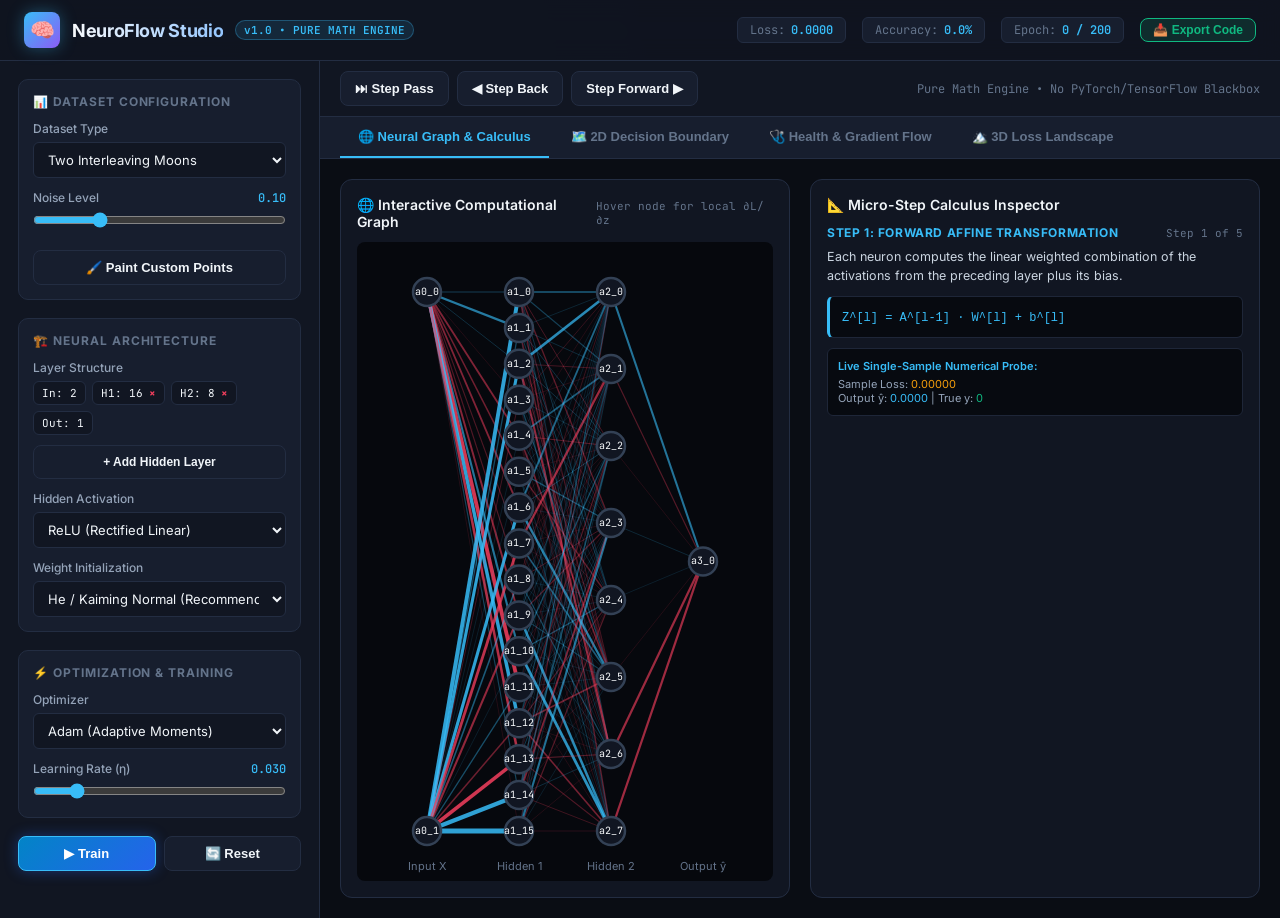
<file: index.html>
<!DOCTYPE html>
<html lang="en">
<head>
  <meta charset="UTF-8">
  <meta http-equiv="refresh" content="0; url=app/index.html">
  <script type="text/javascript">
    window.location.href = "app/index.html";
  </script>
  <title>Redirecting to NeuroFlow Studio...</title>
</head>
<body style="background:#0a0d14; color:#fff; font-family:sans-serif; text-align:center; padding-top:20vh;">
  <p>Loading NeuroFlow Studio...</p>
  <p><a href="app/index.html" style="color:#38bdf8;">Click here if you are not redirected automatically.</a></p>
</body>
</html>
</file>
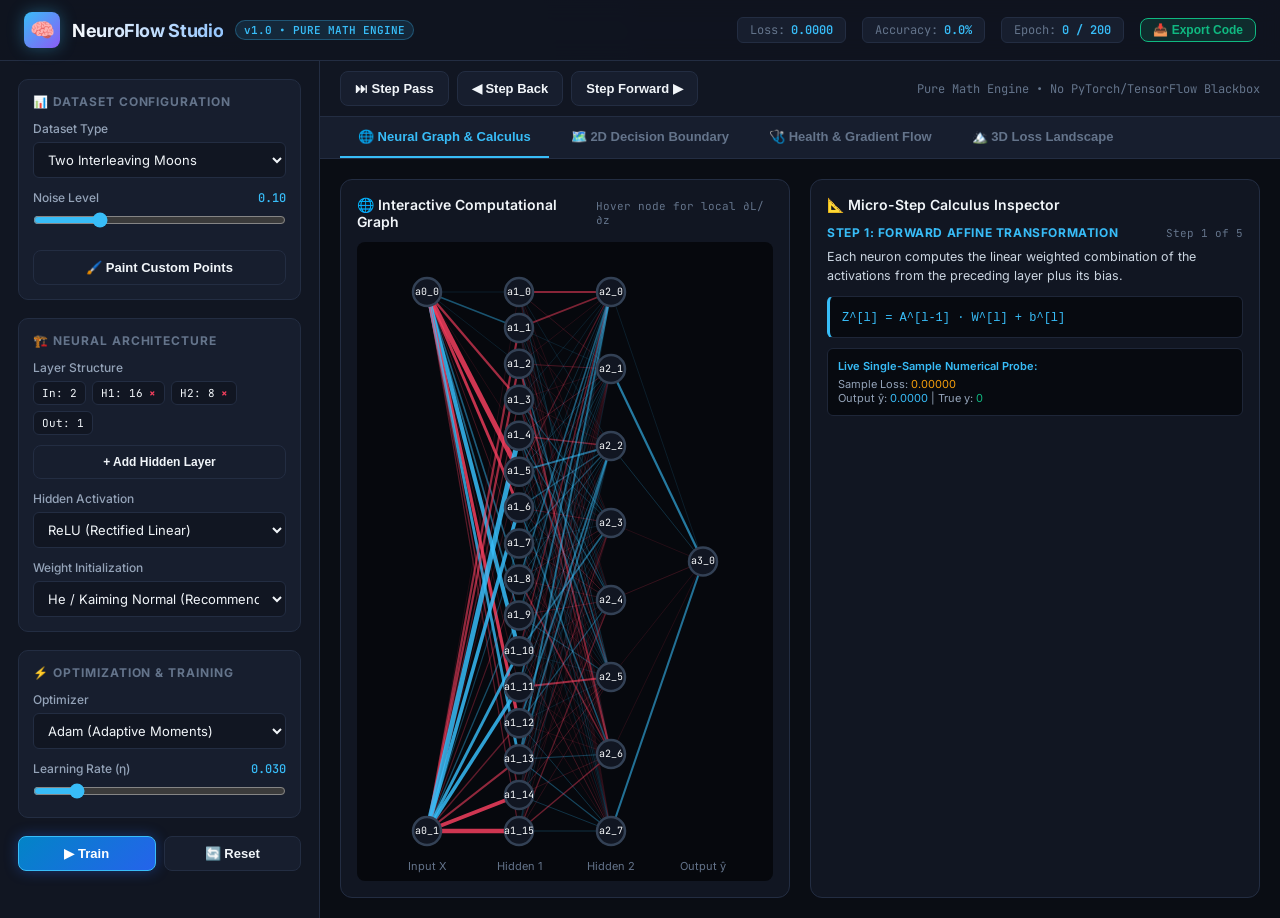
<file: app/index.html>
<!DOCTYPE html>
<html lang="en">
<head>
  <meta charset="UTF-8">
  <meta name="viewport" content="width=device-width, initial-scale=1.0">
  <title>NeuroFlow Studio — Neural Network & Backpropagation Visualizer & Analyser</title>
  <link rel="preconnect" href="https://fonts.googleapis.com">
  <link rel="preconnect" href="https://fonts.gstatic.com" crossorigin>
  <link href="https://fonts.googleapis.com/css2?family=Inter:wght@400;500;600;700&family=JetBrains+Mono:wght@400;500;600;700&display=swap" rel="stylesheet">
  <link rel="stylesheet" href="css/styles.css">
</head>
<body>

  <!-- Top Header Navigation -->
  <header>
    <div class="logo-section">
      <div class="logo-icon">🧠</div>
      <div>
        <div class="brand-title">NeuroFlow Studio</div>
      </div>
      <div class="brand-badge">v1.0 • PURE MATH ENGINE</div>
    </div>

    <div class="header-stats">
      <div class="stat-pill">
        <span class="stat-label">Loss:</span>
        <span class="stat-value" id="statLoss">0.0000</span>
      </div>
      <div class="stat-pill">
        <span class="stat-label">Accuracy:</span>
        <span class="stat-value" id="statMetric">0.0%</span>
      </div>
      <div class="stat-pill">
        <span class="stat-label">Epoch:</span>
        <span class="stat-value" id="statEpoch">0 / 200</span>
      </div>
      <button class="btn btn-emerald" id="exportBtn" style="padding:4px 12px; font-size:12px;">📥 Export Code</button>
    </div>
  </header>

  <!-- Application Grid -->
  <div class="app-container">

    <!-- Left Controls Sidebar -->
    <aside class="sidebar">

      <!-- Dataset Selector -->
      <div class="sidebar-section">
        <div class="section-title">📊 Dataset Configuration</div>
        <div class="control-group">
          <label for="datasetSelect">Dataset Type</label>
          <select id="datasetSelect">
            <option value="moons">Two Interleaving Moons</option>
            <option value="circles">Concentric Circles</option>
            <option value="spiral">Archimedean Spiral</option>
            <option value="xor">XOR Quadrants</option>
            <option value="blobs">Gaussian Clusters</option>
          </select>
        </div>
        <div class="control-group">
          <label>Noise Level <span class="label-val" id="noiseVal">0.10</span></label>
          <input type="range" id="noiseSlider" min="0.0" max="0.4" step="0.02" value="0.10">
        </div>
        <button class="btn" id="drawToggleBtn" style="width:100%; margin-top:6px;">🖌️ Paint Custom Points</button>
      </div>

      <!-- Network Architecture Builder -->
      <div class="sidebar-section">
        <div class="section-title">🏗️ Neural Architecture</div>
        <label>Layer Structure</label>
        <div class="layer-list" id="layerList"></div>
        <button class="btn" id="addLayerBtn" style="width:100%; margin-bottom:12px; font-size:12px;">+ Add Hidden Layer</button>

        <div class="control-group">
          <label for="activationSelect">Hidden Activation</label>
          <select id="activationSelect">
            <option value="relu">ReLU (Rectified Linear)</option>
            <option value="leaky_relu">LeakyReLU (α=0.01)</option>
            <option value="gelu">GELU (Gaussian Error)</option>
            <option value="swish">Swish / SiLU (x · σ(x))</option>
            <option value="tanh">Tanh (Hyperbolic Tangent)</option>
            <option value="sigmoid">Sigmoid (Logistic)</option>
            <option value="elu">ELU (Exponential Linear)</option>
          </select>
        </div>

        <div class="control-group">
          <label for="initSelect">Weight Initialization</label>
          <select id="initSelect">
            <option value="he_normal">He / Kaiming Normal (Recommended)</option>
            <option value="xavier_normal">Xavier / Glorot Normal</option>
            <option value="normal">Standard Normal (σ=0.1)</option>
            <option value="zero">Zero Init (Symmetry Breaking Demo)</option>
            <option value="constant">Constant Init (All 0.5)</option>
          </select>
        </div>
      </div>

      <!-- Hyperparameters -->
      <div class="sidebar-section">
        <div class="section-title">⚡ Optimization & Training</div>
        <div class="control-group">
          <label for="optimizerSelect">Optimizer</label>
          <select id="optimizerSelect">
            <option value="adam">Adam (Adaptive Moments)</option>
            <option value="adamw">AdamW (Decoupled Decay)</option>
            <option value="momentum">Momentum SGD (β=0.9)</option>
          </select>
        </div>
        <div class="control-group">
          <label>Learning Rate (η) <span class="label-val" id="lrVal">0.030</span></label>
          <input type="range" id="lrSlider" min="0.001" max="0.2" step="0.002" value="0.030">
        </div>
      </div>

      <div class="btn-row">
        <button class="btn btn-primary" id="playPauseBtn">▶ Train</button>
        <button class="btn" id="resetBtn">🔄 Reset</button>
      </div>

    </aside>

    <!-- Main Workspace -->
    <main class="main-content">

      <!-- Top Toolbar -->
      <div class="toolbar">
        <div class="playback-controls">
          <button class="btn" id="stepBtn">⏭ Step Pass</button>
          <button class="btn" id="stepPrevBtn">◀ Step Back</button>
          <button class="btn" id="stepNextBtn">Step Forward ▶</button>
        </div>
        <div style="font-family:var(--font-mono); font-size:12px; color:var(--text-muted);">
          Pure Math Engine • No PyTorch/TensorFlow Blackbox
        </div>
      </div>

      <!-- Tabbed Views -->
      <div class="tabs-header">
        <button class="tab-btn active" data-tab="tabGraph">🌐 Neural Graph & Calculus</button>
        <button class="tab-btn" data-tab="tabBoundary">🗺️ 2D Decision Boundary</button>
        <button class="tab-btn" data-tab="tabAnalyser">🩺 Health & Gradient Flow</button>
        <button class="tab-btn" data-tab="tabLandscape">🏔️ 3D Loss Landscape</button>
      </div>

      <!-- Tab 1: Neural Graph & Calculus Inspector -->
      <div class="tab-pane active" id="tabGraph">
        <div class="view-grid">
          <div class="view-card" style="flex:1;">
            <div class="view-card-header">
              <span class="card-title">🌐 Interactive Computational Graph</span>
              <span style="font-size:11px; font-family:var(--font-mono); color:var(--text-muted);">Hover node for local ∂L/∂z</span>
            </div>
            <div class="canvas-container" id="graphCanvasContainer"></div>
          </div>

          <div class="view-card">
            <div class="view-card-header">
              <span class="card-title">📐 Micro-Step Calculus Inspector</span>
            </div>
            <div id="stepDebuggerContainer"></div>
          </div>
        </div>
      </div>

      <!-- Tab 2: Decision Boundary -->
      <div class="tab-pane" id="tabBoundary">
        <div class="view-card" style="height:100%;">
          <div class="view-card-header">
            <span class="card-title">🗺️ Real-Time 2D Decision Boundary & Confidence Shader</span>
            <span style="font-size:11px; color:#94a3b8; font-family:var(--font-mono);">Click or drag to paint custom points</span>
          </div>
          <div class="canvas-container" style="min-height:500px;">
            <canvas id="boundaryCanvas" width="600" height="500"></canvas>
          </div>
        </div>
      </div>

      <!-- Tab 3: Health & Gradient Flow Analyser -->
      <div class="tab-pane" id="tabAnalyser">
        <div class="view-card" style="height:100%;">
          <div class="view-card-header">
            <span class="card-title">🩺 Deep Gradient Flow & Dead Neuron Health Suite</span>
          </div>
          <div id="analyserContainer" style="padding:10px 0;"></div>
        </div>
      </div>

      <!-- Tab 4: 3D Loss Landscape -->
      <div class="tab-pane" id="tabLandscape">
        <div class="view-card" style="height:100%;">
          <div class="view-card-header">
            <span class="card-title">🏔️ 3D Subspace Loss Landscape & Optimization Trajectory</span>
            <span style="font-size:11px; color:#94a3b8; font-family:var(--font-mono);">Interactive 3D Projection</span>
          </div>
          <div class="canvas-container" style="min-height:500px;">
            <canvas id="landscapeCanvas" width="600" height="500"></canvas>
          </div>
        </div>
      </div>

    </main>

  </div>

  <!-- Tooltip Element -->
  <div class="tooltip-box" id="nodeTooltip"></div>

  <!-- Export Code Modal -->
  <div class="modal-overlay" id="exportModal">
    <div class="modal-box">
      <div class="modal-header">
        <span style="font-weight:700; color:#f8fafc;">📥 Export Trained Model to Python (NumPy)</span>
        <button class="btn" id="closeModalBtn" style="padding:2px 8px;">✕</button>
      </div>
      <div class="modal-body">
        <pre class="code-pre" id="exportCodeBlock"></pre>
      </div>
    </div>
  </div>

  <!-- Scripts -->
  <script src="js/math_engine.js"></script>
  <script src="js/computational_graph.js"></script>
  <script src="js/decision_boundary.js"></script>
  <script src="js/loss_landscape.js"></script>
  <script src="js/analyser_dashboard.js"></script>
  <script src="js/step_debugger.js"></script>
  <script src="js/main.js"></script>

</body>
</html>
</file>
<file: app/css/styles.css>
:root {
  --bg-main: #0a0d14;
  --bg-panel: #111622;
  --bg-panel-subtle: #171e2e;
  --bg-panel-hover: #1f283d;
  --border: #232d42;
  --border-glow: #38bdf844;
  --text-primary: #f1f5f9;
  --text-secondary: #94a3b8;
  --text-muted: #64748b;
  
  --cyan: #38bdf8;
  --cyan-glow: rgba(56, 189, 248, 0.35);
  --emerald: #10b981;
  --emerald-glow: rgba(16, 185, 129, 0.35);
  --amber: #f59e0b;
  --amber-glow: rgba(245, 158, 11, 0.35);
  --rose: #f43f5e;
  --rose-glow: rgba(244, 63, 94, 0.35);
  --violet: #8b5cf6;
  --violet-glow: rgba(139, 92, 246, 0.35);

  --font-sans: 'Inter', -apple-system, BlinkMacSystemFont, 'Segoe UI', Roboto, sans-serif;
  --font-mono: 'JetBrains Mono', 'Fira Code', monospace;
}

* {
  box-sizing: border-box;
  margin: 0;
  padding: 0;
}

body {
  background-color: var(--bg-main);
  color: var(--text-primary);
  font-family: var(--font-sans);
  min-height: 100vh;
  display: flex;
  flex-direction: column;
  overflow-x: hidden;
  background-image: 
    radial-gradient(circle at 10% 15%, rgba(56, 189, 248, 0.04) 0%, transparent 40%),
    radial-gradient(circle at 90% 85%, rgba(139, 92, 246, 0.04) 0%, transparent 40%);
}

/* Header */
header {
  background: rgba(17, 22, 34, 0.85);
  backdrop-filter: blur(12px);
  border-bottom: 1px solid var(--border);
  padding: 12px 24px;
  display: flex;
  align-items: center;
  justify-content: space-between;
  position: sticky;
  top: 0;
  z-index: 100;
}

.logo-section {
  display: flex;
  align-items: center;
  gap: 12px;
}

.logo-icon {
  width: 36px;
  height: 36px;
  background: linear-gradient(135deg, var(--cyan), var(--violet));
  border-radius: 8px;
  display: flex;
  align-items: center;
  justify-content: center;
  font-size: 20px;
  box-shadow: 0 0 16px var(--cyan-glow);
}

.brand-title {
  font-size: 18px;
  font-weight: 700;
  letter-spacing: -0.02em;
  background: linear-gradient(to right, #f8fafc, #93c5fd);
  -webkit-background-clip: text;
  -webkit-text-fill-color: transparent;
}

.brand-badge {
  font-family: var(--font-mono);
  font-size: 11px;
  background: rgba(56, 189, 248, 0.12);
  color: var(--cyan);
  border: 1px solid rgba(56, 189, 248, 0.3);
  padding: 2px 8px;
  border-radius: 9999px;
  font-weight: 600;
}

.header-stats {
  display: flex;
  align-items: center;
  gap: 16px;
  font-family: var(--font-mono);
  font-size: 12px;
}

.stat-pill {
  background: var(--bg-panel-subtle);
  border: 1px solid var(--border);
  padding: 4px 12px;
  border-radius: 6px;
  display: flex;
  align-items: center;
  gap: 6px;
}

.stat-label {
  color: var(--text-muted);
}

.stat-value {
  color: var(--cyan);
  font-weight: 600;
}

/* Layout */
.app-container {
  display: grid;
  grid-template-columns: 320px 1fr;
  flex: 1;
  height: calc(100vh - 65px);
  overflow: hidden;
}

/* Sidebar */
aside.sidebar {
  background: var(--bg-panel);
  border-right: 1px solid var(--border);
  padding: 18px;
  overflow-y: auto;
  display: flex;
  flex-direction: column;
  gap: 18px;
}

.sidebar-section {
  background: var(--bg-panel-subtle);
  border: 1px solid var(--border);
  border-radius: 10px;
  padding: 14px;
}

.section-title {
  font-size: 12px;
  font-weight: 700;
  text-transform: uppercase;
  letter-spacing: 0.08em;
  color: var(--text-muted);
  margin-bottom: 12px;
  display: flex;
  align-items: center;
  gap: 6px;
}

.control-group {
  margin-bottom: 12px;
}

.control-group:last-child {
  margin-bottom: 0;
}

label {
  display: flex;
  justify-content: space-between;
  font-size: 12px;
  color: var(--text-secondary);
  margin-bottom: 6px;
  font-weight: 500;
}

.label-val {
  font-family: var(--font-mono);
  color: var(--cyan);
}

select, input[type="text"], input[type="number"] {
  width: 100%;
  background: var(--bg-panel);
  border: 1px solid var(--border);
  color: var(--text-primary);
  padding: 8px 10px;
  border-radius: 6px;
  font-size: 13px;
  font-family: var(--font-sans);
  outline: none;
  transition: all 0.2s;
}

select:focus, input:focus {
  border-color: var(--cyan);
  box-shadow: 0 0 8px var(--cyan-glow);
}

input[type="range"] {
  width: 100%;
  accent-color: var(--cyan);
  cursor: pointer;
}

/* Layer Editor Pills */
.layer-list {
  display: flex;
  flex-wrap: wrap;
  gap: 6px;
  margin-bottom: 10px;
}

.layer-chip {
  background: var(--bg-panel);
  border: 1px solid var(--border);
  padding: 4px 8px;
  border-radius: 6px;
  font-family: var(--font-mono);
  font-size: 11px;
  display: flex;
  align-items: center;
  gap: 6px;
  cursor: pointer;
  transition: border-color 0.2s;
}

.layer-chip:hover {
  border-color: var(--cyan);
}

.layer-chip.active {
  border-color: var(--cyan);
  background: rgba(56, 189, 248, 0.1);
  color: var(--cyan);
}

.layer-chip .remove-btn {
  color: var(--rose);
  font-weight: bold;
  cursor: pointer;
}

.btn-row {
  display: grid;
  grid-template-columns: 1fr 1fr;
  gap: 8px;
}

button.btn {
  background: var(--bg-panel-subtle);
  border: 1px solid var(--border);
  color: var(--text-primary);
  padding: 9px 14px;
  border-radius: 8px;
  font-size: 13px;
  font-weight: 600;
  cursor: pointer;
  display: inline-flex;
  align-items: center;
  justify-content: center;
  gap: 6px;
  transition: all 0.2s;
}

button.btn:hover {
  background: var(--bg-panel-hover);
  border-color: var(--text-muted);
}

button.btn-primary {
  background: linear-gradient(135deg, #0284c7, #2563eb);
  border-color: #38bdf8;
  color: #fff;
  box-shadow: 0 0 14px rgba(37, 99, 235, 0.4);
}

button.btn-primary:hover {
  background: linear-gradient(135deg, #0369a1, #1d4ed8);
  box-shadow: 0 0 20px rgba(56, 189, 248, 0.6);
}

button.btn-emerald {
  background: rgba(16, 185, 129, 0.15);
  border-color: var(--emerald);
  color: var(--emerald);
}

button.btn-emerald:hover {
  background: rgba(16, 185, 129, 0.25);
  box-shadow: 0 0 12px var(--emerald-glow);
}

button.btn-amber {
  background: rgba(245, 158, 11, 0.15);
  border-color: var(--amber);
  color: var(--amber);
}

/* Main Content Area */
main.main-content {
  display: flex;
  flex-direction: column;
  height: 100%;
  overflow: hidden;
  background: var(--bg-main);
}

/* Top Toolbar */
.toolbar {
  background: var(--bg-panel);
  border-bottom: 1px solid var(--border);
  padding: 10px 20px;
  display: flex;
  align-items: center;
  justify-content: space-between;
  gap: 16px;
}

.playback-controls {
  display: flex;
  align-items: center;
  gap: 8px;
}

.scrubber-group {
  display: flex;
  align-items: center;
  gap: 12px;
  flex: 1;
  max-width: 420px;
}

.scrubber-label {
  font-family: var(--font-mono);
  font-size: 12px;
  color: var(--text-secondary);
  white-space: nowrap;
}

/* Tabs */
.tabs-header {
  display: flex;
  background: var(--bg-panel-subtle);
  border-bottom: 1px solid var(--border);
  padding: 0 20px;
  gap: 4px;
}

.tab-btn {
  background: transparent;
  border: none;
  border-bottom: 2px solid transparent;
  color: var(--text-muted);
  font-size: 13px;
  font-weight: 600;
  padding: 12px 18px;
  cursor: pointer;
  display: flex;
  align-items: center;
  gap: 8px;
  transition: all 0.2s;
}

.tab-btn:hover {
  color: var(--text-primary);
}

.tab-btn.active {
  color: var(--cyan);
  border-bottom-color: var(--cyan);
}

/* Tab Content */
.tab-pane {
  flex: 1;
  display: none;
  padding: 20px;
  overflow-y: auto;
}

.tab-pane.active {
  display: flex;
  flex-direction: column;
  gap: 20px;
}

/* Grid layout for Dashboard & Decision Boundary */
.view-grid {
  display: grid;
  grid-template-columns: 1fr 1fr;
  gap: 20px;
  height: 100%;
}

.view-card {
  background: var(--bg-panel);
  border: 1px solid var(--border);
  border-radius: 12px;
  padding: 16px;
  display: flex;
  flex-direction: column;
  position: relative;
  overflow: hidden;
}

.view-card-header {
  display: flex;
  justify-content: space-between;
  align-items: center;
  margin-bottom: 12px;
}

.card-title {
  font-size: 14px;
  font-weight: 600;
  color: var(--text-primary);
  display: flex;
  align-items: center;
  gap: 8px;
}

.canvas-container {
  flex: 1;
  min-height: 380px;
  position: relative;
  display: flex;
  align-items: center;
  justify-content: center;
}

canvas {
  border-radius: 8px;
  background: #06080d;
  display: block;
}

/* Mathematical Inspector Modal / Drawer */
.math-panel {
  background: var(--bg-panel-subtle);
  border: 1px solid var(--border);
  border-radius: 10px;
  padding: 16px;
  margin-top: 14px;
}

.formula-box {
  background: #070a10;
  border: 1px solid #1e2638;
  border-left: 3px solid var(--cyan);
  border-radius: 6px;
  padding: 12px;
  font-family: var(--font-mono);
  font-size: 12px;
  color: #e2e8f0;
  margin-top: 8px;
  overflow-x: auto;
}

.formula-highlight {
  color: var(--amber);
  font-weight: bold;
}

.calc-step {
  margin-bottom: 8px;
  display: flex;
  justify-content: space-between;
  border-bottom: 1px dashed rgba(255,255,255,0.05);
  padding-bottom: 4px;
}

/* Diagnostic Badges */
.badge {
  padding: 4px 10px;
  border-radius: 9999px;
  font-size: 11px;
  font-weight: 700;
  font-family: var(--font-mono);
  text-transform: uppercase;
  letter-spacing: 0.05em;
}

.badge-healthy {
  background: rgba(16, 185, 129, 0.15);
  color: var(--emerald);
  border: 1px solid var(--emerald);
}

.badge-warning {
  background: rgba(245, 158, 11, 0.15);
  color: var(--amber);
  border: 1px solid var(--amber);
}

.badge-danger {
  background: rgba(244, 63, 94, 0.15);
  color: var(--rose);
  border: 1px solid var(--rose);
}

/* Modal Overlay */
.modal-overlay {
  position: fixed;
  top: 0;
  left: 0;
  right: 0;
  bottom: 0;
  background: rgba(0, 0, 0, 0.75);
  backdrop-filter: blur(8px);
  display: none;
  align-items: center;
  justify-content: center;
  z-index: 1000;
}

.modal-overlay.open {
  display: flex;
}

.modal-box {
  background: var(--bg-panel);
  border: 1px solid var(--border);
  border-radius: 14px;
  width: 90%;
  max-width: 720px;
  max-height: 85vh;
  display: flex;
  flex-direction: column;
  box-shadow: 0 20px 50px rgba(0, 0, 0, 0.5);
}

.modal-header {
  padding: 16px 20px;
  border-bottom: 1px solid var(--border);
  display: flex;
  justify-content: space-between;
  align-items: center;
}

.modal-body {
  padding: 20px;
  overflow-y: auto;
  font-family: var(--font-mono);
  font-size: 13px;
  color: #cbd5e1;
}

.code-pre {
  background: #090c12;
  border: 1px solid var(--border);
  border-radius: 8px;
  padding: 14px;
  overflow-x: auto;
  user-select: all;
}

/* Tooltip */
.tooltip-box {
  position: absolute;
  pointer-events: none;
  background: rgba(15, 23, 42, 0.95);
  border: 1px solid var(--cyan);
  padding: 8px 12px;
  border-radius: 6px;
  font-family: var(--font-mono);
  font-size: 11px;
  color: #f8fafc;
  box-shadow: 0 4px 20px rgba(0, 0, 0, 0.6);
  z-index: 50;
  display: none;
  max-width: 260px;
}
</file>
